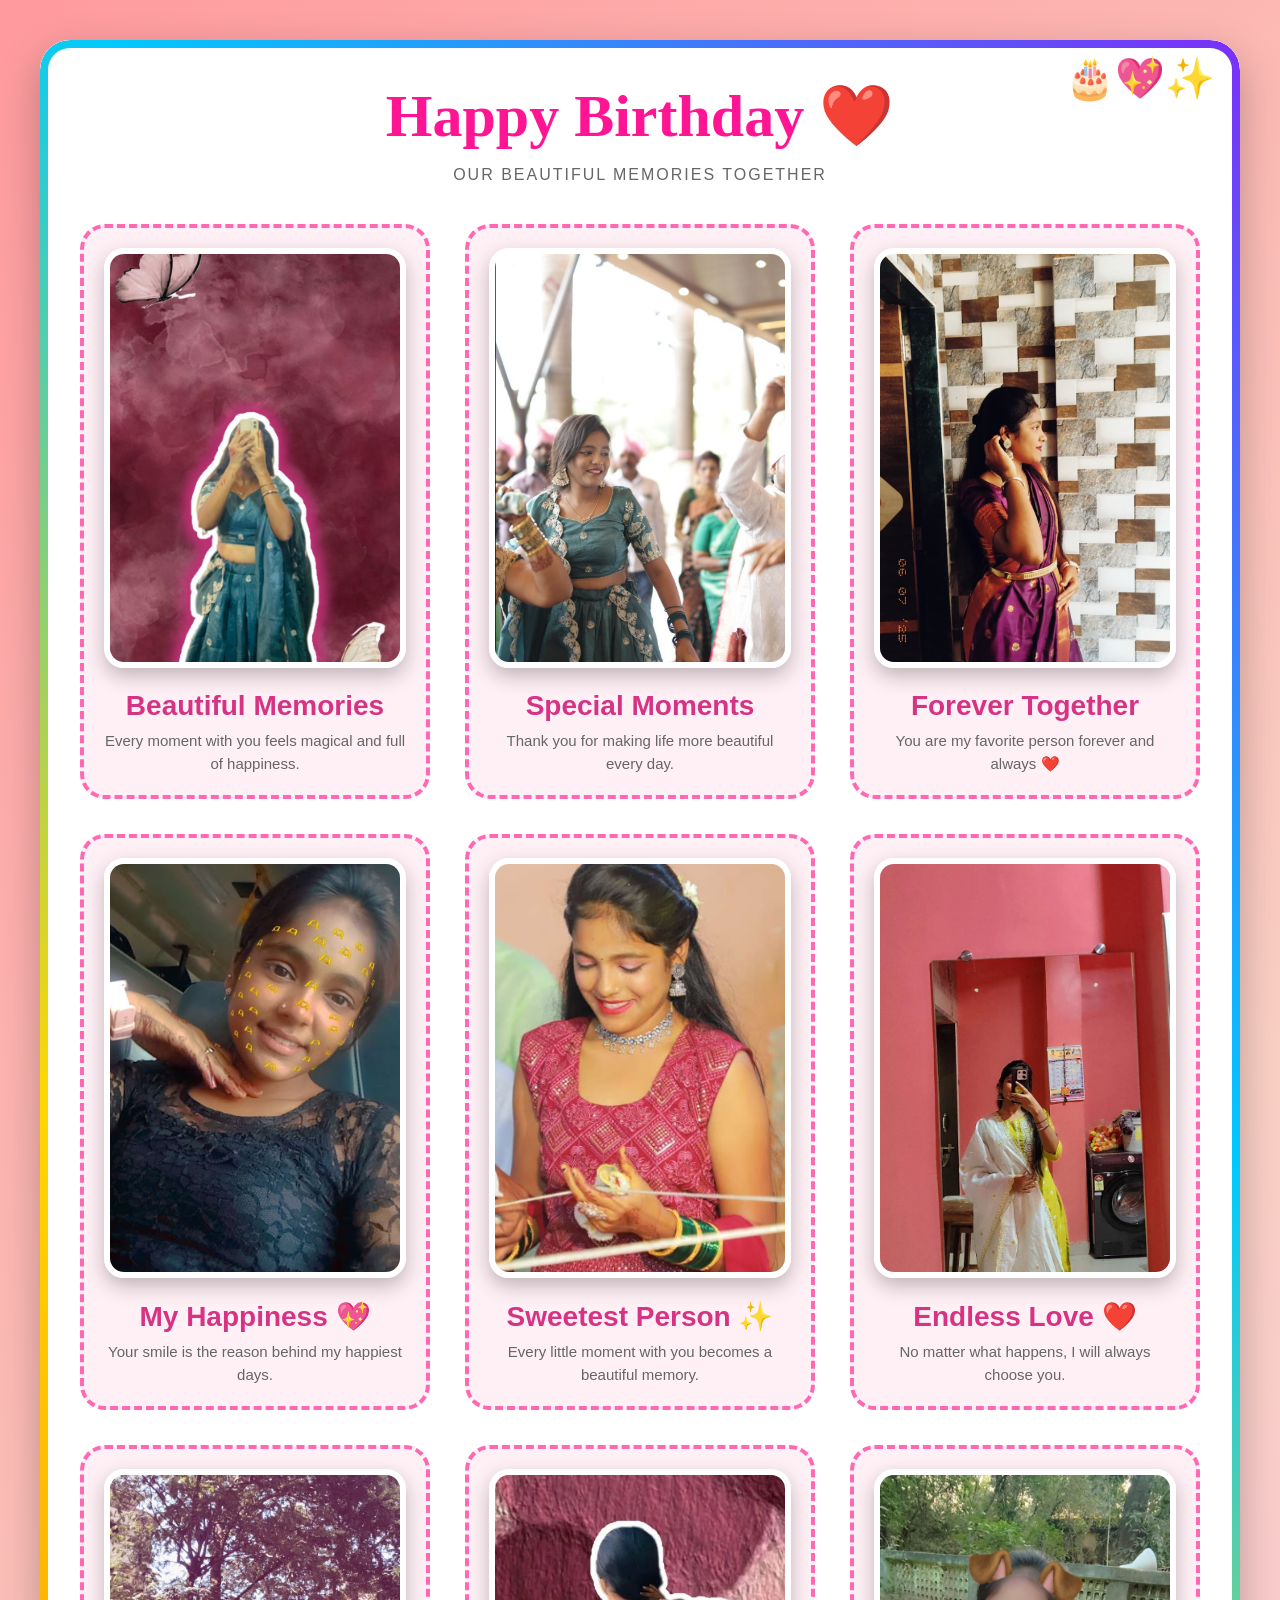
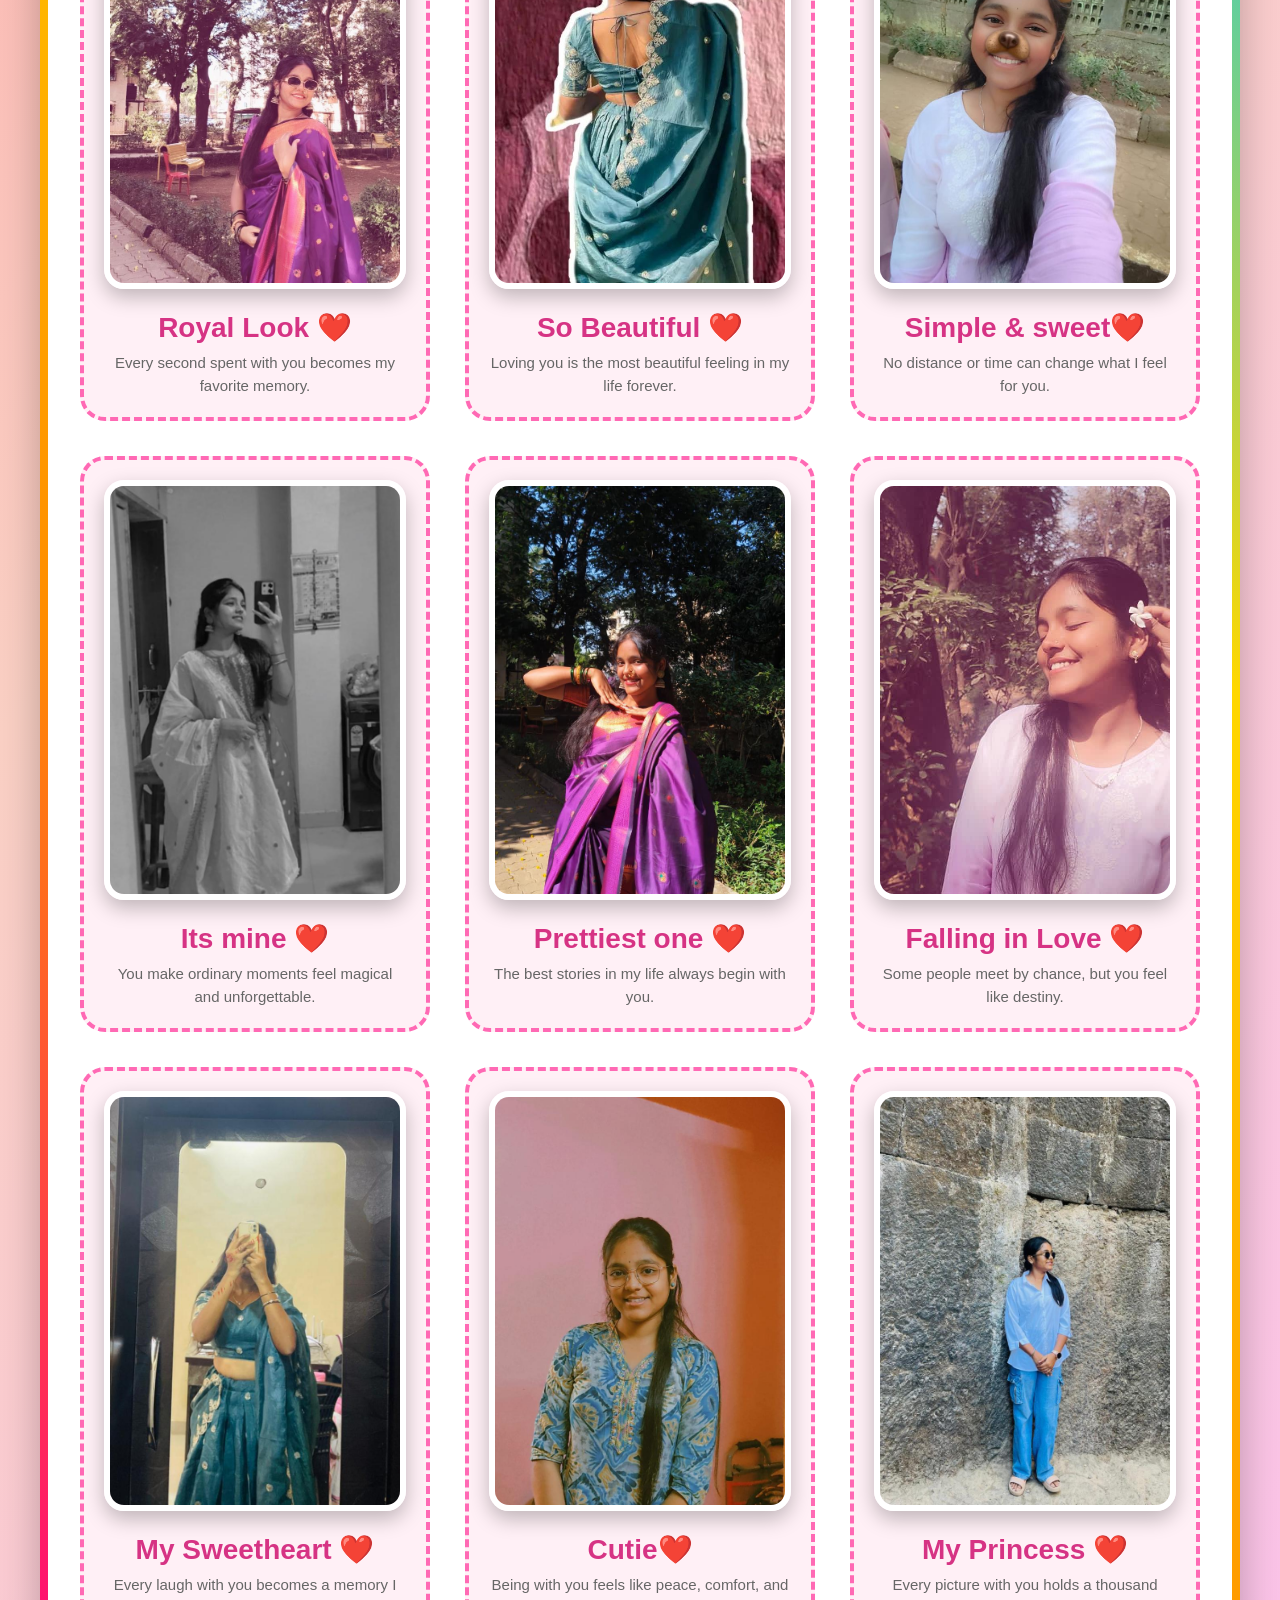
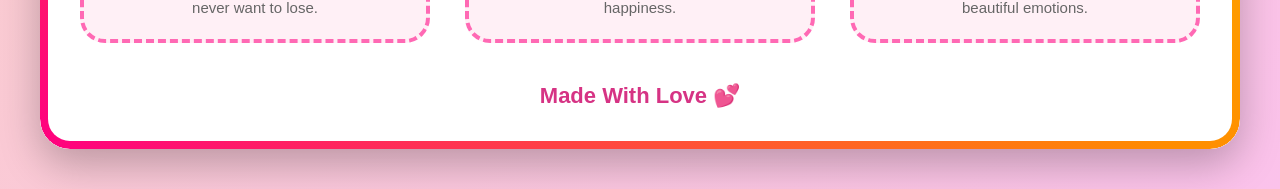
<file: oursecret.html>
<!DOCTYPE html>
<html lang="en">
<head>
<meta charset="UTF-8">
<meta name="viewport" content="width=device-width, initial-scale=1.0">

<title>Our Secret Chats🔐</title>

<style>

*{
    margin:0;
    padding:0;
    box-sizing:border-box;
    font-family:Arial, sans-serif;
}

body{
    min-height:100vh;
    display:flex;
    justify-content:center;
    align-items:center;
    background:linear-gradient(135deg,#ff9a9e,#fad0c4,#fbc2eb);
    padding:40px;
}

/* MAIN CARD */

.birthday-card{
    width:1200px;
    background:white;
    border-radius:30px;
    padding:40px;
    position:relative;
    overflow:hidden;
    box-shadow:0 15px 40px rgba(0,0,0,0.25);
}

/* GRADIENT BORDER */

.birthday-card::before{
    content:"";
    position:absolute;
    inset:0;
    padding:8px;
    border-radius:30px;

    background:linear-gradient(
        45deg,
        #ff0080,
        #ff8c00,
        #ffd700,
        #00c9ff,
        #7b2ff7
    );

    -webkit-mask:
        linear-gradient(#fff 0 0) content-box,
        linear-gradient(#fff 0 0);

    -webkit-mask-composite:xor;
    mask-composite:exclude;
    pointer-events:none;
}

/* TITLE */

h1{
    text-align:center;
    color:#ff1493;
    font-size:60px;
    margin-bottom:15px;
    font-family:cursive;
}

.subtitle{
    text-align:center;
    color:#666;
    margin-bottom:40px;
    letter-spacing:2px;
}

/* PHOTO GRID */

.photo-container{
    display:grid;
    grid-template-columns:repeat(auto-fit,minmax(320px,1fr));
    gap:35px;
}

/* PHOTO BOX */

.photo-box{
    background:#fff0f6;
    padding:20px;
    border-radius:25px;
    text-align:center;
    transition:0.5s;
    border:4px dashed #ff69b4;
    position:relative;
    overflow:hidden;
}

/* HOVER */

.photo-box:hover{
    transform:translateY(-10px) scale(1.03);
}

/* BIG IMAGE */

.photo-box img{
    width:100%;
    height:420px;
    object-fit:cover;
    border-radius:20px;
    border:6px solid white;
    box-shadow:0 8px 20px rgba(0,0,0,0.25);
    transition:0.5s;
}

/* IMAGE ZOOM */

.photo-box:hover img{
    transform:scale(1.05);
}

/* CAPTION */

.caption{
    margin-top:18px;
}

.caption h2{
    color:#d63384;
    font-size:28px;
    margin-bottom:8px;
}

.caption p{
    color:#666;
    font-size:15px;
    line-height:1.5;
}

/* HEART ICON */

.hearts{
    position:absolute;
    top:15px;
    right:25px;
    font-size:40px;
    animation:float 2s infinite alternate;
}

/* FLOAT ANIMATION */

@keyframes float{

    from{
        transform:translateY(0);
    }

    to{
        transform:translateY(10px);
    }

}

/* FOOTER */

.footer{
    text-align:center;
    margin-top:40px;
    color:#d63384;
    font-size:22px;
    font-weight:bold;
}

/* MOBILE */

@media(max-width:768px){

    h1{
        font-size:42px;
    }

    .birthday-card{
        padding:20px;
    }

    .photo-box img{
        height:320px;
    }

}

</style>
</head>

<body>

<div class="birthday-card">

    <!-- FLOATING ICON -->

    <div class="hearts">🎂💖✨</div>

    <!-- TITLE -->

    <h1>Happy Birthday ❤️</h1>

    <div class="subtitle">
        OUR BEAUTIFUL MEMORIES TOGETHER
    </div>

    <!-- PHOTOS -->

    <div class="photo-container">

        <!-- PHOTO 1 -->

        <div class="photo-box">

            <img src="./k1.png" alt="">

            <div class="caption">

                <h2>Beautiful Memories</h2>

                <p>
                    Every moment with you feels magical
                    and full of happiness.
                </p>

            </div>

        </div>

        <!-- PHOTO 2 -->

        <div class="photo-box">

            <img src="./k2.png" alt="">

            <div class="caption">

                <h2>Special Moments</h2>

                <p>
                    Thank you for making life more
                    beautiful every day.
                </p>

            </div>

        </div>

        <!-- PHOTO 3 -->

        <div class="photo-box">

            <img src="./k3.png" alt="">

            <div class="caption">

                <h2>Forever Together</h2>

                <p>
                    You are my favorite person
                    forever and always ❤️
                </p>

            </div>

        </div>
        <!-- PHOTO 4 -->

<div class="photo-box">

    <img src="./k4.png" alt="">

    <div class="caption">

        <h2>My Happiness 💖</h2>

        <p>
            Your smile is the reason behind
            my happiest days.
        </p>

    </div>

</div>

<!-- PHOTO 5 -->

<div class="photo-box">

    <img src="./k5.png" alt="">

    <div class="caption">

        <h2>Sweetest Person ✨</h2>

        <p>
            Every little moment with you
            becomes a beautiful memory.
        </p>

    </div>

</div>

<!-- PHOTO 6 -->

<div class="photo-box">

    <img src="./k6.png" alt="">

    <div class="caption">

        <h2>Endless Love ❤️</h2>

        <p>
            No matter what happens,
            I will always choose you.
        </p>

    </div>

</div>
<div class="photo-box">

    <img src="./k7.png" alt="">

    <div class="caption">

        <h2>Royal Look ❤️</h2>

        <p>
            <p>
            Every second spent with you
            becomes my favorite memory.
        </p>
        </p>

    </div>

</div>

<div class="photo-box">

    <img src="./k8.png" alt="">

    <div class="caption">

        <h2>So Beautiful ❤️</h2>

        <p>
            Loving you is the most beautiful
            feeling in my life forever.
        </p>

    </div>

</div>

<div class="photo-box">

    <img src="./k9.png" alt="">

    <div class="caption">

        <h2>Simple & sweet❤️</h2>

        <p>
           No distance or time can
            change what I feel for you.
        </p>

    </div>

</div>

<div class="photo-box">

    <img src="./k10.png" alt="">

    <div class="caption">

        <h2> Its mine ❤️</h2>

        <p>
           You make ordinary moments
            feel magical and unforgettable.
        </p>

    </div>

</div>

<div class="photo-box">

    <img src="./k11.png" alt="">

    <div class="caption">

        <h2>Prettiest one ❤️</h2>

        <p>
           The best stories in my life
            always begin with you.
        </p>

    </div>

</div>

<div class="photo-box">

    <img src="./k12.png" alt="">

    <div class="caption">

        <h2>Falling in Love ❤️</h2>

        <p>
            Some people meet by chance,
            but you feel like destiny.
        </p>

    </div>

</div>

<div class="photo-box">

    <img src="./k13.png" alt="">

    <div class="caption">

        <h2>My Sweetheart ❤️</h2>

        <p>
            Every laugh with you becomes
            a memory I never want to lose.
        </p>

    </div>

</div>

<div class="photo-box">

    <img src="./k14.png" alt="">

    <div class="caption">

        <h2>Cutie❤️</h2>

        
              <p>
            Being with you feels like
            peace, comfort, and happiness.
        </p>
        

    </div>

</div>

<div class="photo-box">

    <img src="./k15.png" alt="">

    <div class="caption">

        <h2>My Princess ❤️</h2>

        <p>
            
            Every picture with you holds
            a thousand beautiful emotions.
        </p>
        

    </div>

</div>









    </div>



    <!-- FOOTER -->

    <div class="footer">
        Made With Love 💕
    </div>

</div>

</body>
</html>
</file>
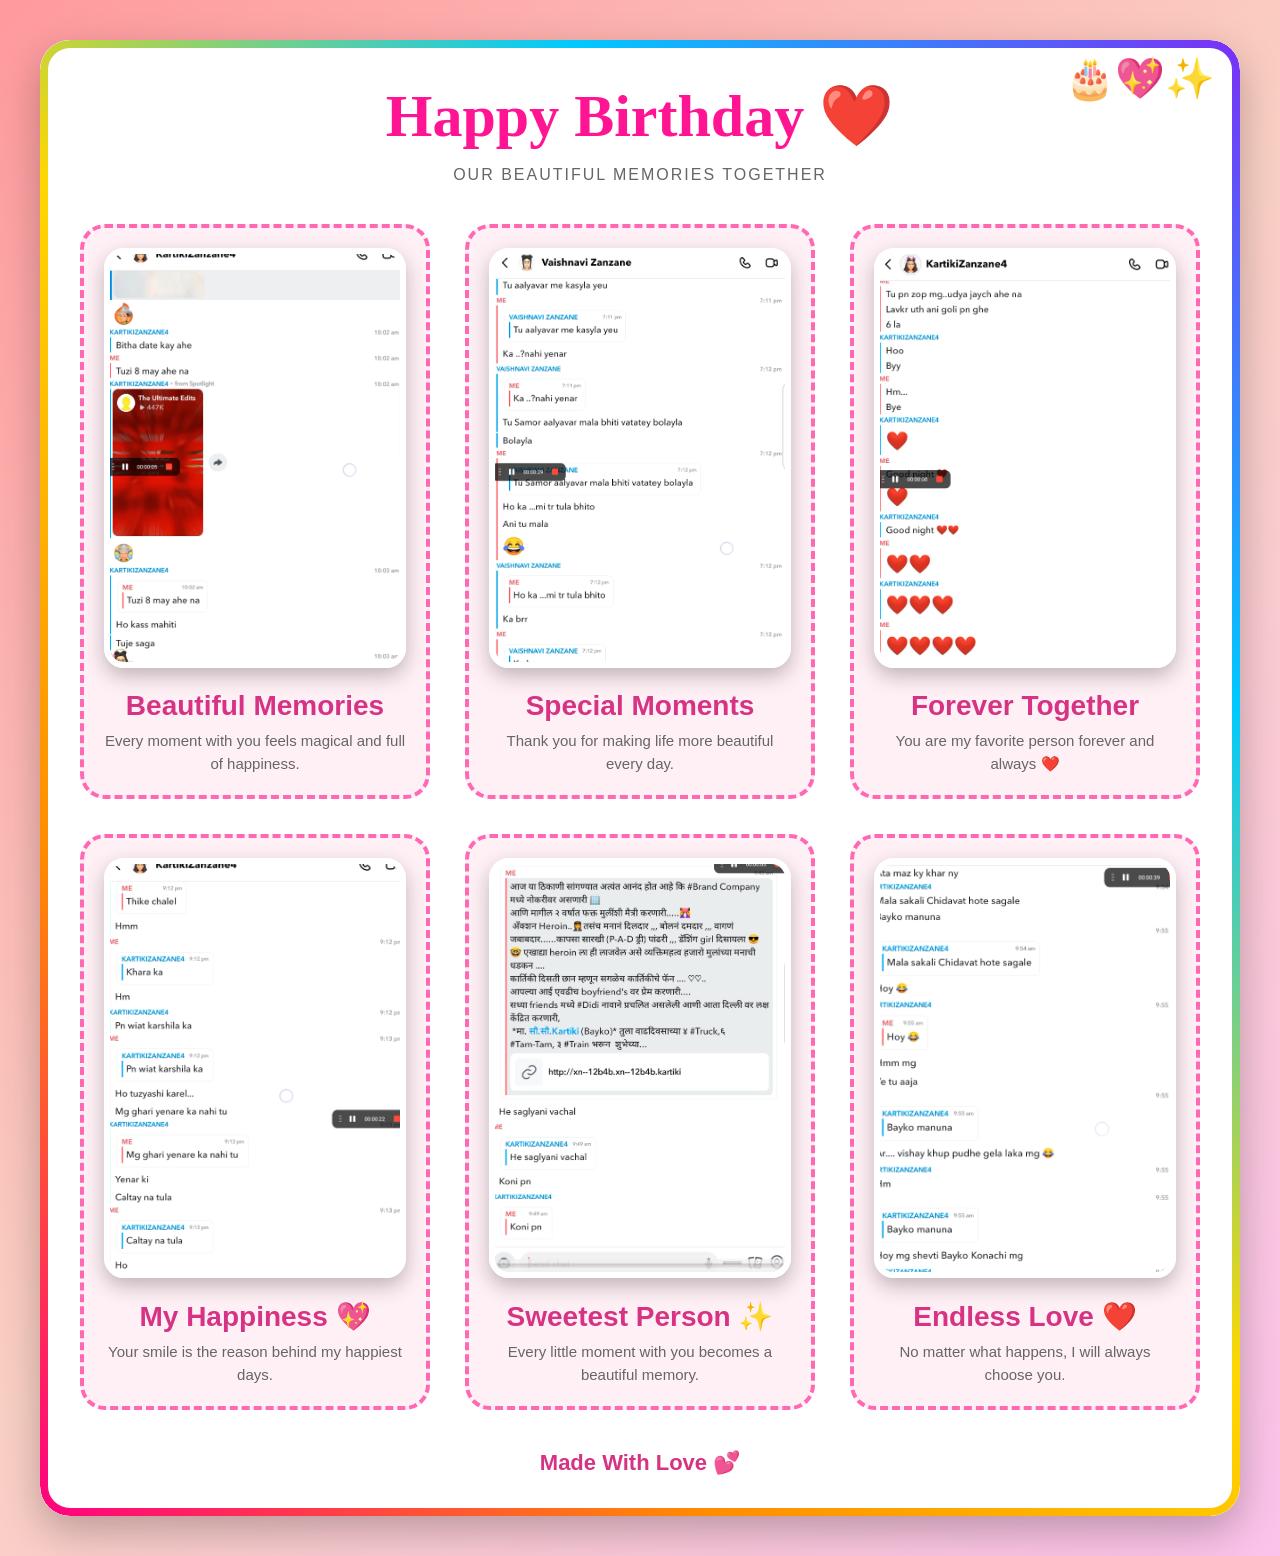
<file: sample.html>
<!DOCTYPE html>
<html lang="en">
<head>
<meta charset="UTF-8">
<meta name="viewport" content="width=device-width, initial-scale=1.0">

<title>Our Secret Chats🔐</title>

<style>

*{
    margin:0;
    padding:0;
    box-sizing:border-box;
    font-family:Arial, sans-serif;
}

body{
    min-height:100vh;
    display:flex;
    justify-content:center;
    align-items:center;
    background:linear-gradient(135deg,#ff9a9e,#fad0c4,#fbc2eb);
    padding:40px;
}

/* MAIN CARD */

.birthday-card{
    width:1200px;
    background:white;
    border-radius:30px;
    padding:40px;
    position:relative;
    overflow:hidden;
    box-shadow:0 15px 40px rgba(0,0,0,0.25);
}

/* GRADIENT BORDER */

.birthday-card::before{
    content:"";
    position:absolute;
    inset:0;
    padding:8px;
    border-radius:30px;

    background:linear-gradient(
        45deg,
        #ff0080,
        #ff8c00,
        #ffd700,
        #00c9ff,
        #7b2ff7
    );

    -webkit-mask:
        linear-gradient(#fff 0 0) content-box,
        linear-gradient(#fff 0 0);

    -webkit-mask-composite:xor;
    mask-composite:exclude;
    pointer-events:none;
}

/* TITLE */

h1{
    text-align:center;
    color:#ff1493;
    font-size:60px;
    margin-bottom:15px;
    font-family:cursive;
}

.subtitle{
    text-align:center;
    color:#666;
    margin-bottom:40px;
    letter-spacing:2px;
}

/* PHOTO GRID */

.photo-container{
    display:grid;
    grid-template-columns:repeat(auto-fit,minmax(320px,1fr));
    gap:35px;
}

/* PHOTO BOX */

.photo-box{
    background:#fff0f6;
    padding:20px;
    border-radius:25px;
    text-align:center;
    transition:0.5s;
    border:4px dashed #ff69b4;
    position:relative;
    overflow:hidden;
}

/* HOVER */

.photo-box:hover{
    transform:translateY(-10px) scale(1.03);
}

/* BIG IMAGE */

.photo-box img{
    width:100%;
    height:420px;
    object-fit:cover;
    border-radius:20px;
    border:6px solid white;
    box-shadow:0 8px 20px rgba(0,0,0,0.25);
    transition:0.5s;
}

/* IMAGE ZOOM */

.photo-box:hover img{
    transform:scale(1.05);
}

/* CAPTION */

.caption{
    margin-top:18px;
}

.caption h2{
    color:#d63384;
    font-size:28px;
    margin-bottom:8px;
}

.caption p{
    color:#666;
    font-size:15px;
    line-height:1.5;
}

/* HEART ICON */

.hearts{
    position:absolute;
    top:15px;
    right:25px;
    font-size:40px;
    animation:float 2s infinite alternate;
}

/* FLOAT ANIMATION */

@keyframes float{

    from{
        transform:translateY(0);
    }

    to{
        transform:translateY(10px);
    }

}

/* FOOTER */

.footer{
    text-align:center;
    margin-top:40px;
    color:#d63384;
    font-size:22px;
    font-weight:bold;
}

/* MOBILE */

@media(max-width:768px){

    h1{
        font-size:42px;
    }

    .birthday-card{
        padding:20px;
    }

    .photo-box img{
        height:320px;
    }

}

</style>
</head>

<body>

<div class="birthday-card">

    <!-- FLOATING ICON -->

    <div class="hearts">🎂💖✨</div>

    <!-- TITLE -->

    <h1>Happy Birthday ❤️</h1>

    <div class="subtitle">
        OUR BEAUTIFUL MEMORIES TOGETHER
    </div>

    <!-- PHOTOS -->

    <div class="photo-container">

        <!-- PHOTO 1 -->

        <div class="photo-box">

            <img src="./p1.png" alt="">

            <div class="caption">

                <h2>Beautiful Memories</h2>

                <p>
                    Every moment with you feels magical
                    and full of happiness.
                </p>

            </div>

        </div>

        <!-- PHOTO 2 -->

        <div class="photo-box">

            <img src="./p2.png" alt="">

            <div class="caption">

                <h2>Special Moments</h2>

                <p>
                    Thank you for making life more
                    beautiful every day.
                </p>

            </div>

        </div>

        <!-- PHOTO 3 -->

        <div class="photo-box">

            <img src="./p3.png" alt="">

            <div class="caption">

                <h2>Forever Together</h2>

                <p>
                    You are my favorite person
                    forever and always ❤️
                </p>

            </div>

        </div>
        <!-- PHOTO 4 -->

<div class="photo-box">

    <img src="./p4.png" alt="">

    <div class="caption">

        <h2>My Happiness 💖</h2>

        <p>
            Your smile is the reason behind
            my happiest days.
        </p>

    </div>

</div>

<!-- PHOTO 5 -->

<div class="photo-box">

    <img src="./p5.png" alt="">

    <div class="caption">

        <h2>Sweetest Person ✨</h2>

        <p>
            Every little moment with you
            becomes a beautiful memory.
        </p>

    </div>

</div>

<!-- PHOTO 6 -->

<div class="photo-box">

    <img src="./p6.png" alt="">

    <div class="caption">

        <h2>Endless Love ❤️</h2>

        <p>
            No matter what happens,
            I will always choose you.
        </p>

    </div>

</div>

    </div>

    <!-- FOOTER -->

    <div class="footer">
        Made With Love 💕
    </div>

</div>

</body>
</html>
</file>
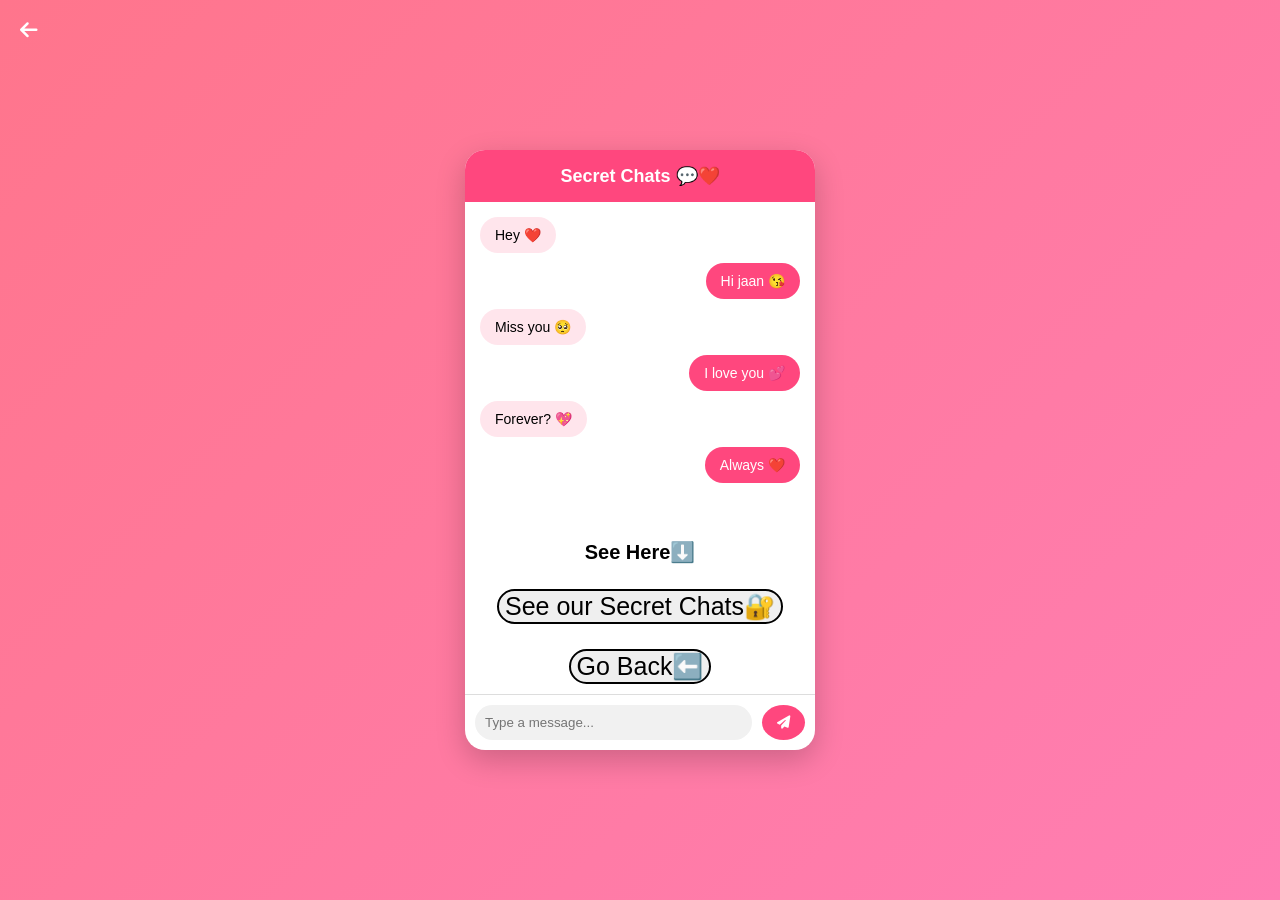
<file: secret.html>
<!DOCTYPE html>
<html lang="en">
<head>
<meta charset="UTF-8">
<meta name="viewport" content="width=device-width, initial-scale=1.0">
<link rel="stylesheet" href="./secret.css"/>
<title>Secret Chats 💬</title>

<!-- FontAwesome -->
<link rel="stylesheet" href="https://cdnjs.cloudflare.com/ajax/libs/font-awesome/6.5.1/css/all.min.css">

<style>
body {
    margin: 0;
    font-family: 'Poppins', sans-serif;
    background: linear-gradient(135deg, #ff758c, #ff7eb3);
    display: flex;
    justify-content: center;
    align-items: center;
    height: 100vh;
}

/* Chat Box */
.chat-box {
    width: 350px;
    height: 600px;
    background: white;
    border-radius: 20px;
    box-shadow: 0 10px 30px rgba(0,0,0,0.2);
    display: flex;
    flex-direction: column;
    overflow: hidden;
}

/* Header */
.chat-header {
    background: #ff477e;
    color: white;
    padding: 15px;
    text-align: center;
    font-weight: bold;
    font-size: 18px;
}

/* Chat area */
.chat-container {
    flex: 1;
    padding: 15px;
    overflow-y: auto;
    display: flex;
    flex-direction: column;
    gap: 10px;
}

/* Messages */
.msg {
    padding: 10px 15px;
    border-radius: 20px;
    max-width: 70%;
    font-size: 14px;
}

/* Left (her) */
.left {
    background: #ffe5ec;
    align-self: flex-start;
}

/* Right (you) */
.right {
    background: #ff477e;
    color: white;
    align-self: flex-end;
}

/* Input area */
.chat-input {
    display: flex;
    padding: 10px;
    border-top: 1px solid #ddd;
}

.chat-input input {
    flex: 1;
    padding: 10px;
    border-radius: 20px;
    border: none;
    outline: none;
    background: #f1f1f1;
}

.chat-input button {
    background: #ff477e;
    color: white;
    border: none;
    margin-left: 10px;
    padding: 10px 15px;
    border-radius: 50%;
    cursor: pointer;
}

/* Back button */
.back-btn {
    position: absolute;
    top: 20px;
    left: 20px;
    color: white;
    font-size: 20px;
    cursor: pointer;
}
</style>
</head>

<body>

<i class="fa-solid fa-arrow-left back-btn" onclick="goBack()"></i>

<div class="chat-box">
    <div class="chat-header">
        Secret Chats 💬❤️
    </div>

    <div class="chat-container" id="chat">
        <div class="msg left">Hey ❤️</div>
        <div class="msg right">Hi jaan 😘</div>
        <div class="msg left">Miss you 🥺</div>
        <div class="msg right">I love you 💕</div>
        <div class="msg left">Forever? 💖</div>
        <div class="msg right">Always ❤️</div>
    </div>
    <h3 class="see">See Here⬇️</h3>
    <button class="secret-btn"><a href="sample.html" class="link">See our Secret Chats🔐</a></button>
    <button class="go"><a href="index.html" class="link">Go Back⬅️</a></button>

    <div class="chat-input">
        <input type="text" id="msgInput" placeholder="Type a message...">
        <button onclick="sendMsg()"><i class="fa-solid fa-paper-plane"></i></button>
    </div>
</div>

<script>
function sendMsg() {
    let input = document.getElementById("msgInput");
    let chat = document.getElementById("chat");

    if(input.value.trim() === "") return;

    let msg = document.createElement("div");
    msg.classList.add("msg", "right");
    msg.textContent = input.value;

    chat.appendChild(msg);
    input.value = "";

    chat.scrollTop = chat.scrollHeight;
}

function goBack() {
    window.history.back();
}
</script>

</body>
</html>
</file>
<file: secret.css>
.secret-btn{
    font-size: 20px;
    border: 2px solid black;
    border-radius: 20px;
    padding:10px auto;
    margin: 15px auto;
    font-size: 25px;
    cursor: pointer;
    
}
.link{
    cursor: pointer;
    text-decoration: none;
    color: black;
}
.see{
    text-align: center;
    font-size: 20px;
    margin: 10px auto;

}
.go{
    font-size: 25px;
    border: 2px solid black;
    border-radius: 20px;
    cursor: pointer;
    margin: 10px auto;
    


}
@media screen and (max-width: 768px){

    body{
        padding:20px;
        height:auto;
    }

    .chat-box{
        width:100%;
        max-width:370px;
        height:95vh;
        border-radius:18px;
    }

    .chat-header{
        font-size:16px;
        padding:14px;
    }

    .chat-container{
        padding:12px;
        gap:8px;
    }

    .msg{
        max-width:85%;
        font-size:13px;
        padding:10px 12px;
    }

    .chat-input{
        padding:8px;
    }

    .chat-input input{
        font-size:14px;
        padding:10px;
    }

    .chat-input button{
        padding:10px 12px;
        font-size:14px;
    }

    .back-btn{
        top:15px;
        left:15px;
        font-size:18px;
    }

    .see{
        font-size:16px;
        text-align:center;
        margin:10px 0;
    }

    .secret-btn,
    .go{
        width:90%;
        margin:8px auto;
        display:block;
        padding:12px;
        border:none;
        border-radius:25px;
        background:#ff477e;
        font-size:14px;
    }

    .link{
        color:white;
        text-decoration:none;
        font-weight:bold;
    }

}
</file>
